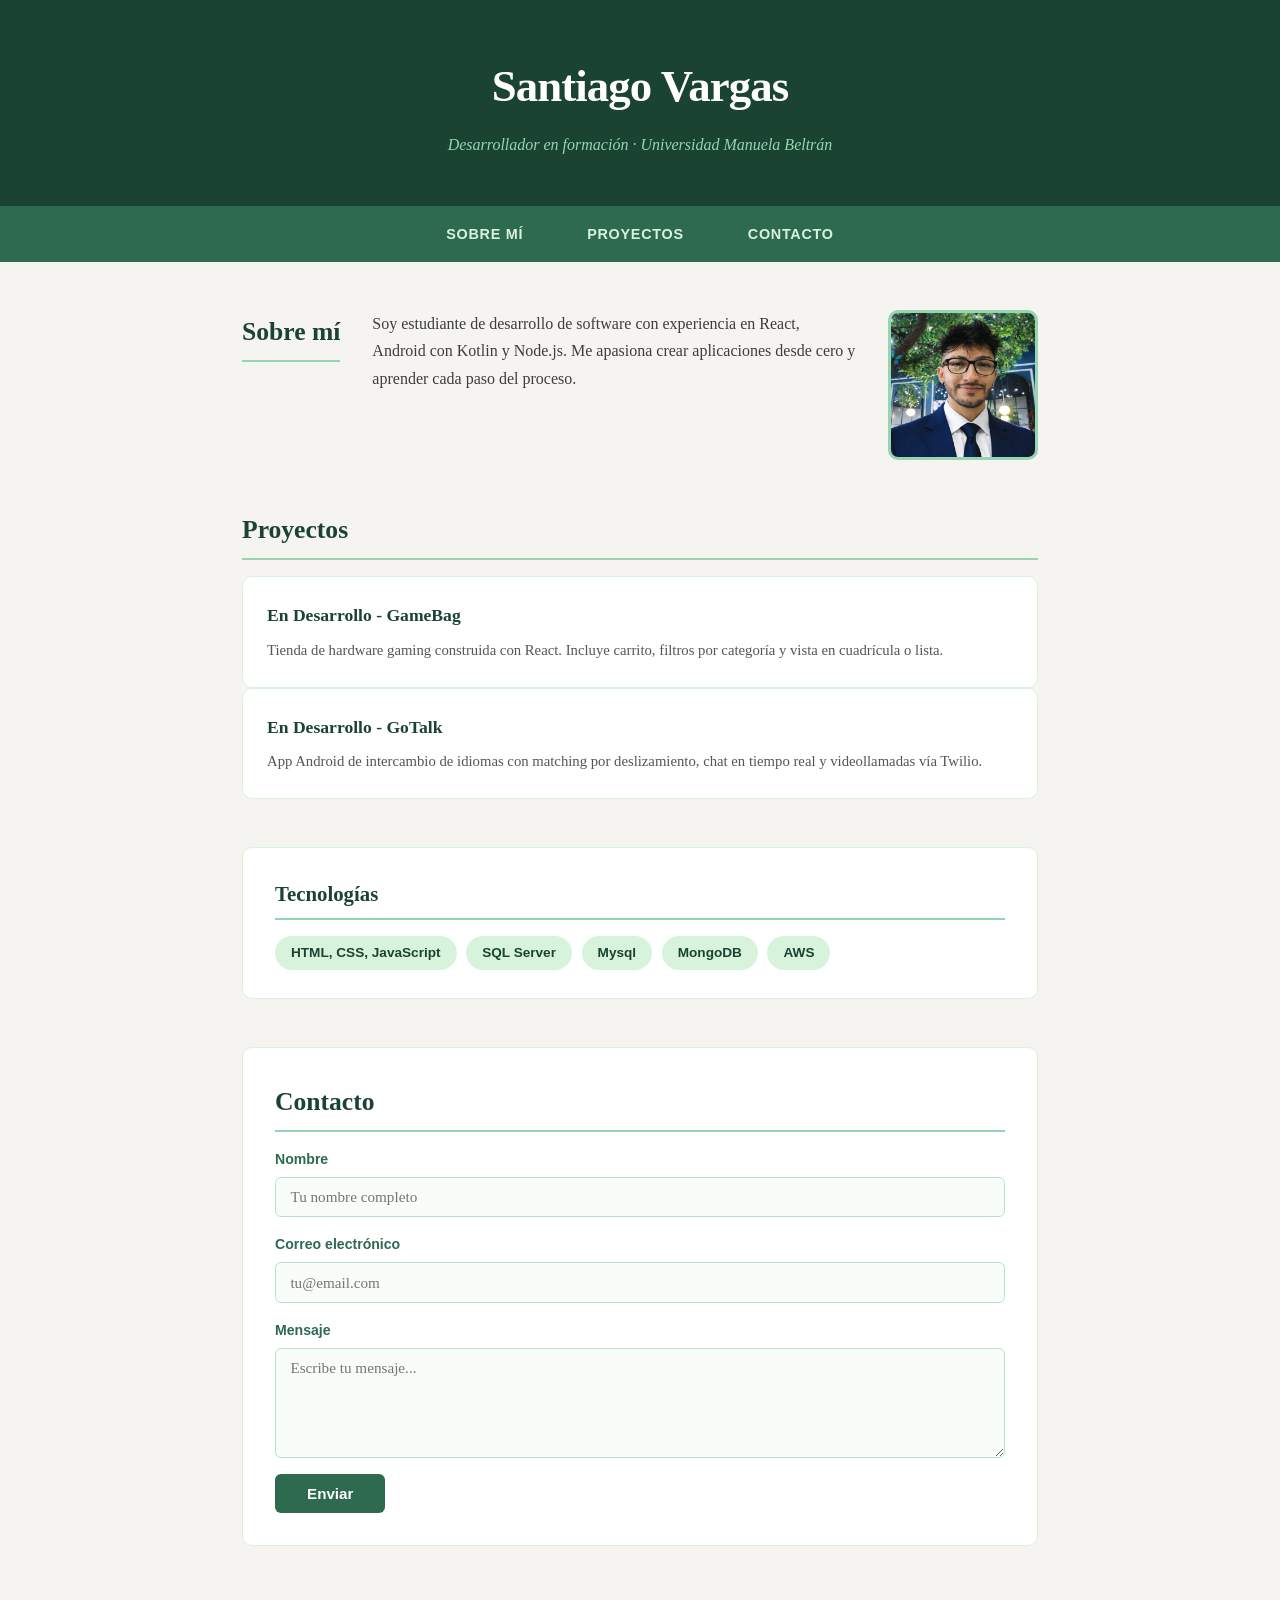
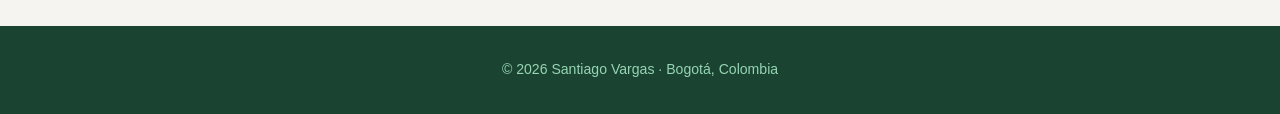
<file: index.html>
<!DOCTYPE html>
<html>
    <head>
        <meta charset="utf-8">
        <meta http-equiv="X-UA-Compatible" content="IE=edge">
        <title>Mi presentacion personal</title>
        <meta name="description" content="">
        <meta name="viewport" content="width=device-width, initial-scale=1">
        <link rel="stylesheet" href="assets/style.css">
    </head>
    <body>
        <!-- SEMÁNTICA: Uso <header> en lugar de <div> para que los lectores 
     de pantalla identifiquen el encabezado de la página -->
        <header>
  <h1>Santiago Vargas</h1>
  <p>Desarrollador en formación · Universidad Manuela Beltrán</p>
</header>
<!-- ACCESIBILIDAD: aria-label en <nav> porque hay más de una zona 
     de navegación posible en la página -->
<nav aria-label="Menú principal">
  <ul>
    <li><a href="#sobre-mi">Sobre mí</a></li>
    <li><a href="#proyectos">Proyectos</a></li>
    <li><a href="#contacto">Contacto</a></li>
  </ul>
</nav>

<main>
  <section id="sobre-mi" aria-labelledby="titulo-sobre-mi">
    <h2 id="titulo-sobre-mi">Sobre mí</h2>
    <p>
      Soy estudiante de desarrollo de software con experiencia en React,
      Android con Kotlin y Node.js. Me apasiona crear aplicaciones desde
      cero y aprender cada paso del proceso.
    </p>
    <img
      src="assets/perfil.jpeg"
      alt="Foto de perfil"
      width="200"
    />
  </section>

  <section id="proyectos" aria-labelledby="titulo-proyectos">
    <h2 id="titulo-proyectos">Proyectos</h2>

    <article>
      <h3>En Desarrollo - GameBag</h3>
      <p>
        Tienda de hardware gaming construida con React. Incluye carrito,
        filtros por categoría y vista en cuadrícula o lista.
      </p>
    </article>

    <article>
      <h3>En Desarrollo - GoTalk</h3>
      <p>
        App Android de intercambio de idiomas con matching por deslizamiento,
        chat en tiempo real y videollamadas vía Twilio.
      </p>
    </article>
  </section>

  <aside aria-label="Habilidades técnicas">
    <h2>Tecnologías</h2>
    <ul>
      <li>HTML, CSS, JavaScript</li>
      <li>SQL Server</li>
      <li>Mysql</li>
      <li>MongoDB</li>
      <li>AWS</li>
    </ul>
  </aside>

  <section id="contacto" aria-labelledby="titulo-contacto">
    <h2 id="titulo-contacto">Contacto</h2>
    <form action="#" method="post" novalidate>
      <div>
        <label for="nombre">Nombre</label>
        <input type="text" id="nombre" name="Eric Santiago Vargas Alfonso" required
               placeholder="Tu nombre completo" />
      </div>
      <div>
        <label for="email">Correo electrónico</label>
        <input type="email" id="email" name="email" required
               placeholder="tu@email.com" />
      </div>
      <div>
        <label for="mensaje">Mensaje</label>
        <textarea id="mensaje" name="mensaje" rows="4"
                  placeholder="Escribe tu mensaje..."></textarea>
      </div>
      <button type="submit" aria-label="Enviar formulario de contacto">
        Enviar
      </button>
    </form>
  </section>
</main>

<footer>
  <p>© 2026 Santiago Vargas · Bogotá, Colombia</p>
</footer>
    </body>
</html>
</file>
<file: assets/style.css>
/* ── Reset básico ───────────────────────────────────────── */
* {
  box-sizing: border-box;
  margin: 0;
  padding: 0;
}

body {
  font-family: Georgia, 'Times New Roman', serif;
  font-size: 16px;
  line-height: 1.7;
  color: #2d2d2d;
  background-color: #f5f4f0;
}

/* ── Header ─────────────────────────────────────────────── */
header {
  background-color: #1b4332;
  color: #ffffff;
  padding: 3rem 2rem;
  text-align: center;
}

header h1 {
  font-size: 2.8rem;
  font-weight: bold;
  letter-spacing: -0.02em;
  margin-bottom: 0.4rem;
}

header p {
  font-size: 1rem;
  color: #95d5b2;
  font-style: italic;
}

/* ── Nav ────────────────────────────────────────────────── */
nav {
  background-color: #2d6a4f;
}

nav ul {
  list-style: none;
  display: flex;
  justify-content: center;
  gap: 0;
}

nav ul li a {
  display: block;
  padding: 1rem 2rem;
  color: #d8f3dc;
  text-decoration: none;
  font-family: Arial, sans-serif;
  font-size: 0.9rem;
  font-weight: bold;
  letter-spacing: 0.05em;
  text-transform: uppercase;
  transition: background-color 0.2s, color 0.2s;
}

nav ul li a:hover {
  background-color: #1b4332;
  color: #95d5b2;
}

/* ── Foco visible para teclado ──────────────────────────── */
a:focus-visible,
button:focus-visible,
input:focus-visible,
textarea:focus-visible {
  outline: 3px solid #52b788;
  outline-offset: 2px;
}

/* ── Main ───────────────────────────────────────────────── */
main {
  max-width: 860px;
  margin: 0 auto;
  padding: 3rem 2rem;
  display: flex;
  flex-direction: column;
  gap: 3rem;
}

/* ── Títulos de sección ─────────────────────────────────── */
h2 {
  font-size: 1.6rem;
  color: #1b4332;
  margin-bottom: 1rem;
  padding-bottom: 0.4rem;
  border-bottom: 2px solid #95d5b2;
}

/* ── Sobre mí ───────────────────────────────────────────── */
#sobre-mi {
  display: flex;
  gap: 2rem;
  align-items: flex-start;
}

#sobre-mi p {
  color: #3d3d3d;
  flex: 1;
}

#sobre-mi img {
  width: 150px;
  height: 150px;
  object-fit: cover;
  border-radius: 10px;
  border: 3px solid #95d5b2;
  transition: transform 0.25s, border-color 0.25s;
}

#sobre-mi img:hover {
  transform: scale(1.05);
  border-color: #2d6a4f;
}

/* ── Proyectos ──────────────────────────────────────────── */
.projects-grid {
  display: grid;
  grid-template-columns: 1fr 1fr;
  gap: 1.25rem;
}

article {
  background-color: #ffffff;
  border: 1px solid #d8f3dc;
  border-radius: 10px;
  padding: 1.5rem;
  transition: box-shadow 0.25s, transform 0.25s, border-color 0.25s;
}

article:hover {
  transform: translateY(-4px);
  box-shadow: 0 6px 20px rgba(27, 67, 50, 0.12);
  border-color: #52b788;
}

article h3 {
  font-size: 1.1rem;
  color: #1b4332;
  margin-bottom: 0.5rem;
}

article p {
  font-size: 0.92rem;
  color: #555;
  line-height: 1.6;
}

/* ── Aside tecnologías ──────────────────────────────────── */
aside {
  background-color: #ffffff;
  border: 1px solid #d8f3dc;
  border-radius: 10px;
  padding: 1.75rem 2rem;
}

aside h2 {
  font-size: 1.3rem;
}

aside ul {
  list-style: none;
  display: flex;
  flex-wrap: wrap;
  gap: 0.6rem;
  margin-top: 0.5rem;
}

aside ul li {
  padding: 0.35rem 1rem;
  background-color: #d8f3dc;
  color: #1b4332;
  border-radius: 100px;
  font-family: Arial, sans-serif;
  font-size: 0.85rem;
  font-weight: bold;
  transition: background-color 0.2s, color 0.2s;
}

aside ul li:hover {
  background-color: #1b4332;
  color: #d8f3dc;
}

/* ── Formulario ─────────────────────────────────────────── */
#contacto {
  background-color: #ffffff;
  border: 1px solid #d8f3dc;
  border-radius: 10px;
  padding: 2rem;
}

form {
  display: flex;
  flex-direction: column;
  gap: 1rem;
  margin-top: 0.5rem;
}

form div {
  display: flex;
  flex-direction: column;
  gap: 0.3rem;
}

label {
  font-family: Arial, sans-serif;
  font-size: 0.88rem;
  font-weight: bold;
  color: #2d6a4f;
}

input,
textarea {
  padding: 0.65rem 0.9rem;
  border: 1px solid #b7e4c7;
  border-radius: 6px;
  font-size: 0.95rem;
  font-family: Georgia, serif;
  color: #2d2d2d;
  background-color: #f9fdf9;
  transition: border-color 0.2s, background-color 0.2s;
  width: 100%;
}

input:hover,
textarea:hover {
  border-color: #52b788;
}

input:focus,
textarea:focus {
  outline: none;
  border-color: #2d6a4f;
  background-color: #ffffff;
}

textarea {
  resize: vertical;
  min-height: 110px;
}

button[type="submit"] {
  align-self: flex-start;
  padding: 0.7rem 2rem;
  background-color: #2d6a4f;
  color: #ffffff;
  border: none;
  border-radius: 6px;
  font-size: 0.95rem;
  font-family: Arial, sans-serif;
  font-weight: bold;
  cursor: pointer;
  transition: background-color 0.2s, transform 0.2s;
}

button[type="submit"]:hover {
  background-color: #1b4332;
  transform: translateY(-2px);
}

button[type="submit"]:active {
  transform: translateY(0);
}

/* ── Footer ─────────────────────────────────────────────── */
footer {
  text-align: center;
  padding: 2rem;
  background-color: #1b4332;
  color: #95d5b2;
  font-size: 0.88rem;
  font-family: Arial, sans-serif;
  margin-top: 2rem;
}

/* ── Responsive ─────────────────────────────────────────── */
@media (max-width: 650px) {
  header h1 {
    font-size: 2rem;
  }

  #sobre-mi {
    flex-direction: column;
  }

  #sobre-mi img {
    width: 120px;
    height: 120px;
  }

  .projects-grid {
    grid-template-columns: 1fr;
  }

  nav ul li a {
    padding: 0.9rem 1.2rem;
    font-size: 0.78rem;
  }
}
</file>
